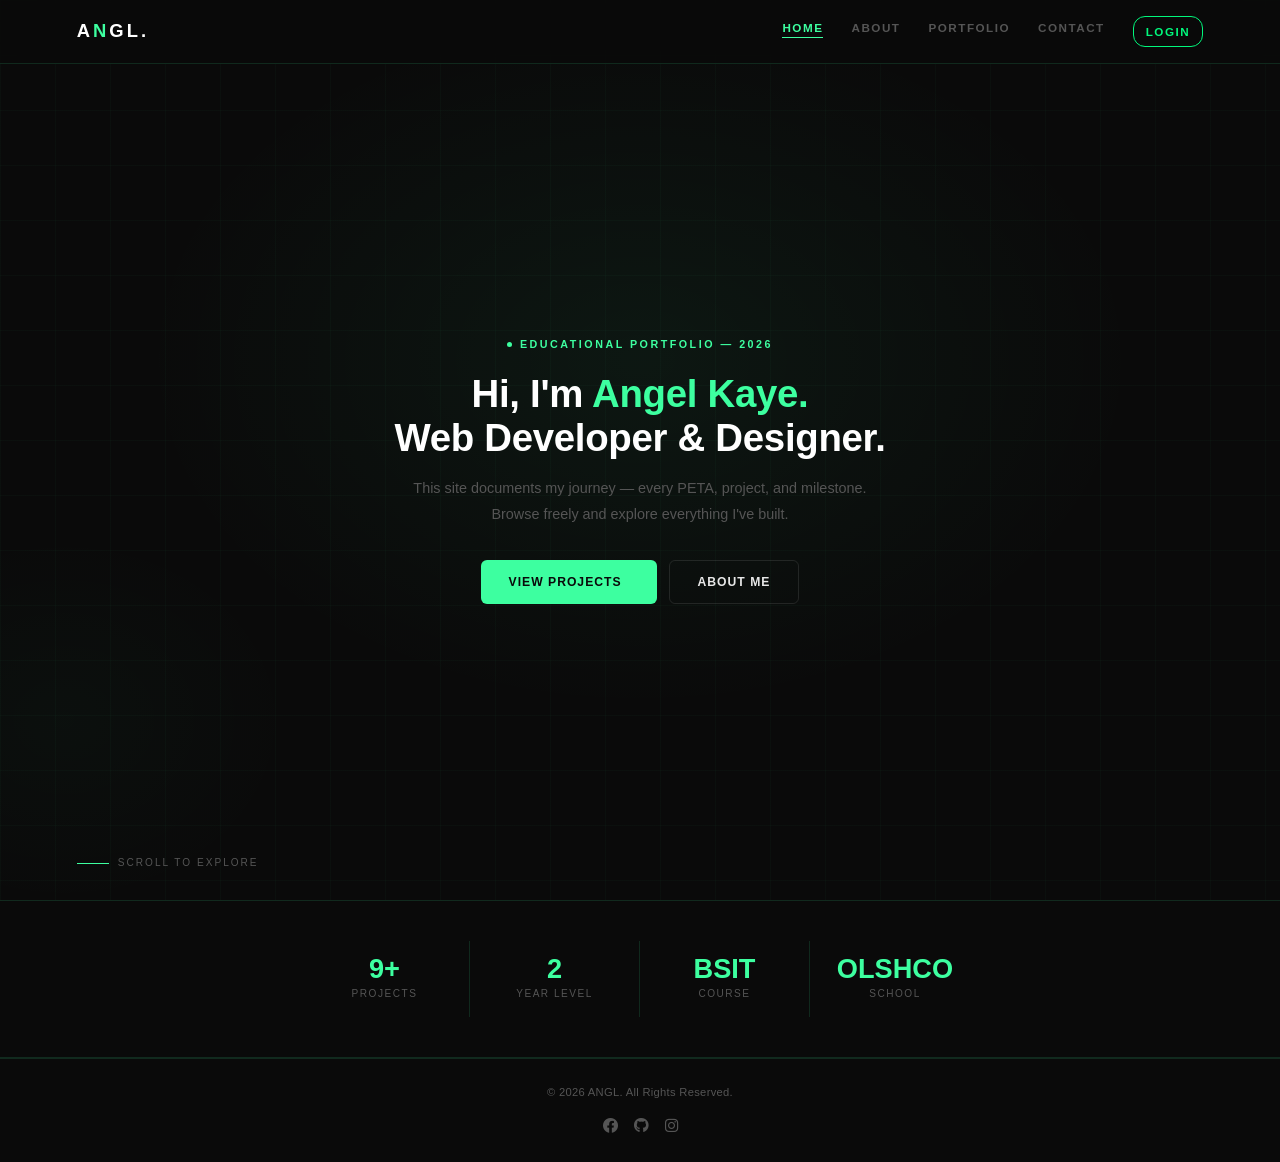
<file: index.html>
<!DOCTYPE html>
<html lang="en">
<head>
  <meta charset="UTF-8">
  <meta name="viewport" content="width=device-width, initial-scale=1.0">
  
  <meta http-equiv="X-Frame-Options" content="SAMEORIGIN">
  <meta http-equiv="X-Content-Type-Options" content="nosniff">
  <meta http-equiv="Referrer-Policy" content="strict-origin-when-cross-origin">
  <meta http-equiv="Content-Security-Policy" content="default-src 'self'; script-src 'self' https://cdnjs.cloudflare.com https://accounts.google.com; style-src 'self' 'unsafe-inline' https://cdnjs.cloudflare.com https://accounts.google.com https://fonts.googleapis.com; font-src 'self' https://cdnjs.cloudflare.com https://fonts.gstatic.com; img-src 'self' data: https:; connect-src 'self' https://www.google-analytics.com; frame-src https://accounts.google.com;">
  
  <title>Home</title>
  <link rel="stylesheet" href="style.css">
  <link rel="stylesheet" href="https://cdnjs.cloudflare.com/ajax/libs/font-awesome/6.0.0/css/all.min.css">
</head>
<body>

  <nav class="navbar">
    <div class="logo">A<span>N</span>GL.</div>
    <button class="menu-toggle" id="mobile-menu" aria-label="Menu">
      <i class="fas fa-bars"></i>
    </button>
    <ul id="nav-list">
      <li><a href="index.html" class="active">Home</a></li>
      <li><a href="about.html">About</a></li>
      <li><a href="portfolio.html">Portfolio</a></li>
      <li><a href="contact.html">Contact</a></li>
      <li><a href="register.html" class="login-btn" id="authBtn">Register</a></li>
    </ul>
  </nav>

  <section class="main main-center">
    <div class="hero-bg"></div>

    <div class="info info-center">
      <div class="eyebrow">
        <span class="eyebrow-dot"></span>
        Educational Portfolio — 2026
      </div>
      <h1>Hi, I'm <span>Angel Kaye.</span><br>Web Developer &amp; Designer.</h1>
      <p>This site documents my journey — every PETA, project, and milestone. Browse freely and explore everything I've built.</p>
      <div class="hero-actions hero-actions-center">
        <a href="portfolio.html" class="btn-primary">
          View Projects <i class=""></i>
        </a>
        <a href="about.html" class="btn-outline">About Me</a>
      </div>
    </div>

    <div class="scroll-hint">
      <div class="scroll-line"></div>
      Scroll to explore
    </div>
  </section>

  <div class="stats-strip">
    <div class="stat-item">
      <div class="stat-num">9+</div>
      <div class="stat-label">Projects</div>
    </div>
    <div class="stat-item">
      <div class="stat-num">2</div>
      <div class="stat-label">Year Level</div>
    </div>
    <div class="stat-item">
      <div class="stat-num">BSIT</div>
      <div class="stat-label">Course</div>
    </div>
    <div class="stat-item">
      <div class="stat-num">OLSHCO</div>
      <div class="stat-label">School</div>
    </div>
  </div>

  <footer>
    <p>&copy; 2026 ANGL. All Rights Reserved.</p>
    <div class="socials">
      <a href="https://www.facebook.com/profile.php?id=61567807212645" target="_blank" rel="noopener" aria-label="Facebook">
        <i class="fab fa-facebook"></i>
      </a>
      <a href="https://github.com/kxaehyy" target="_blank" rel="noopener" aria-label="GitHub">
        <i class="fab fa-github"></i>
      </a>
      <a href="https://www.instagram.com/ngl.ky" target="_blank" rel="noopener" aria-label="Instagram">
        <i class="fab fa-instagram"></i>
      </a>
    </div>
  </footer>
  <script src="script.js"></script>
</body>
</html>
</file>
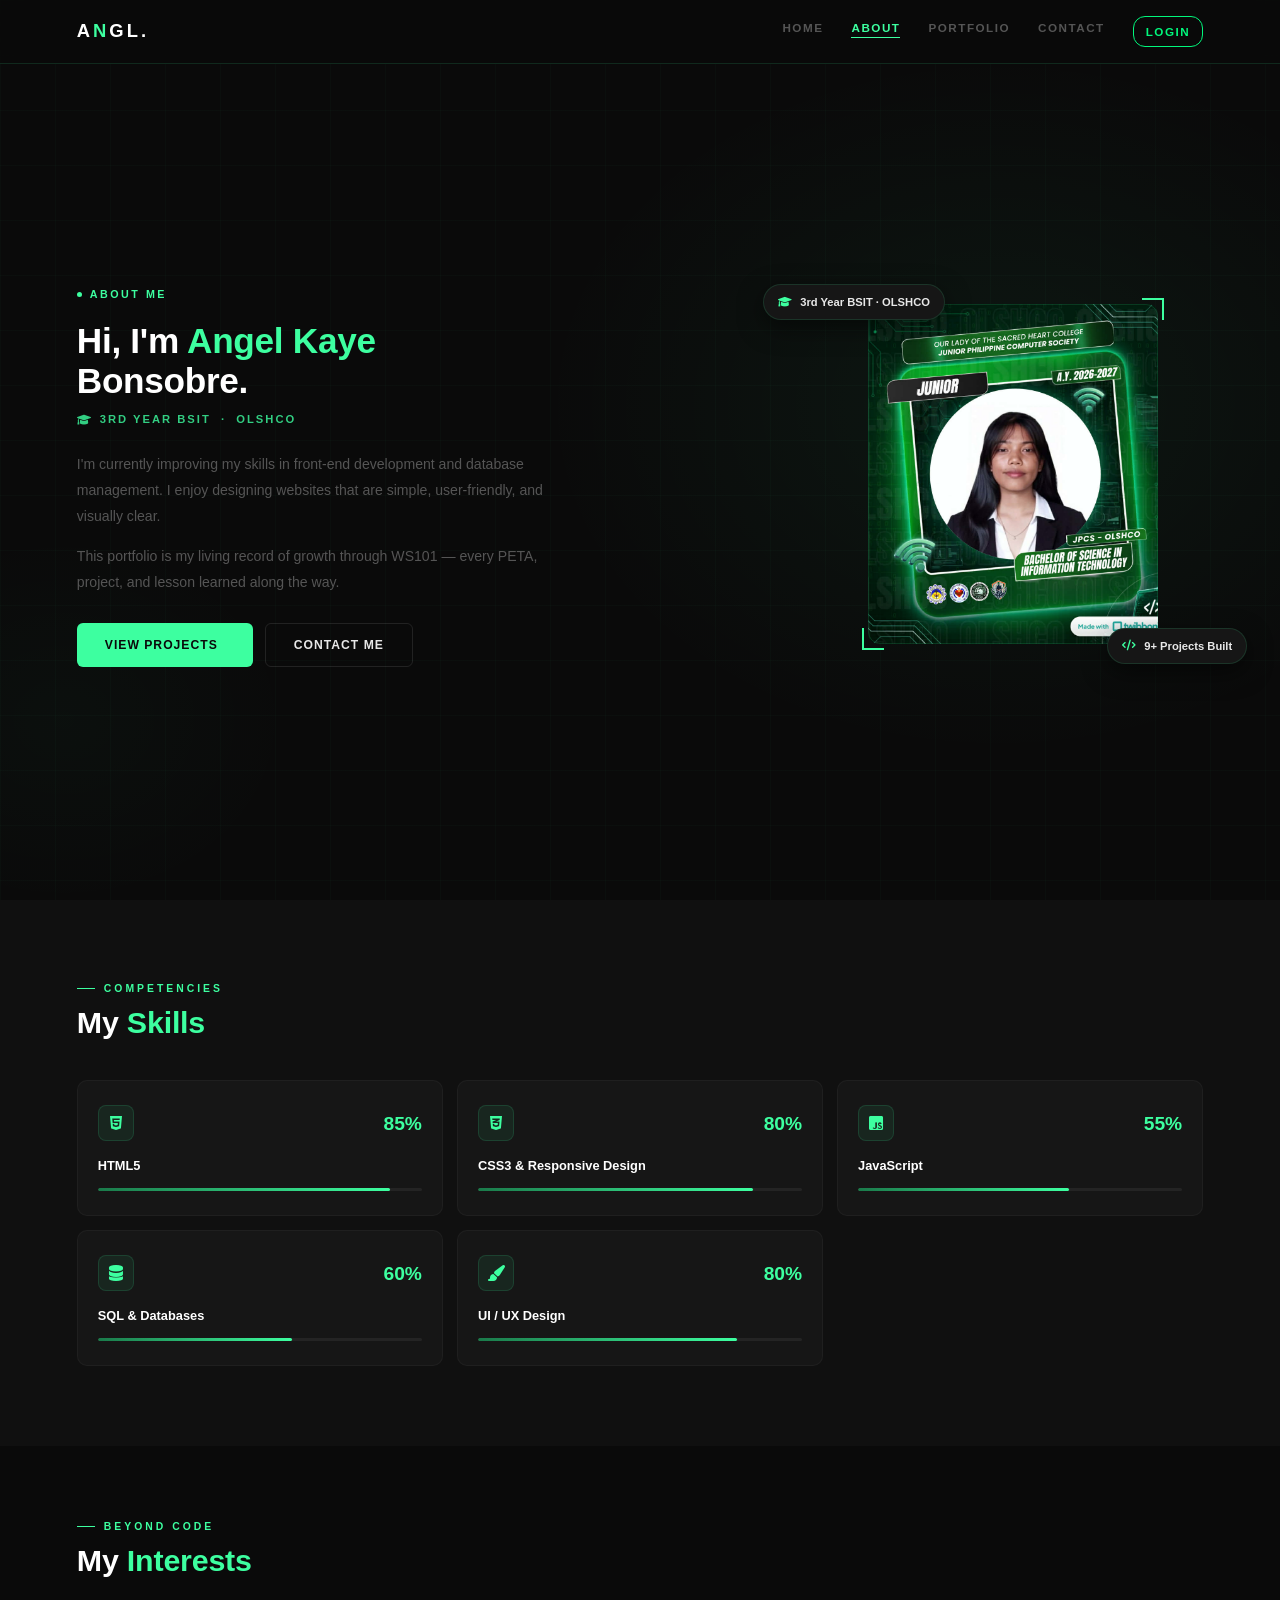
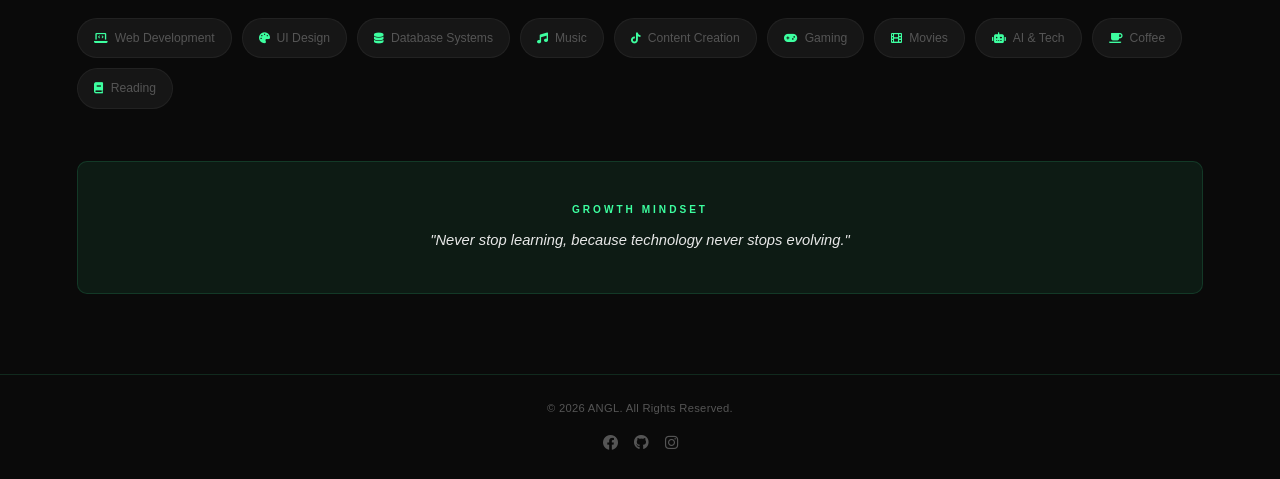
<file: about.html>
<!DOCTYPE html>
<html lang="en">

<head>
  <meta charset="UTF-8">
  <meta name="viewport" content="width=device-width, initial-scale=1.0">

  <meta http-equiv="X-Frame-Options" content="SAMEORIGIN">
  <meta http-equiv="X-Content-Type-Options" content="nosniff">
  <meta http-equiv="Referrer-Policy" content="strict-origin-when-cross-origin">
  <meta http-equiv="Content-Security-Policy" content="default-src 'self'; script-src 'self' https://cdnjs.cloudflare.com https://accounts.google.com; style-src 'self' 'unsafe-inline' https://cdnjs.cloudflare.com https://accounts.google.com https://fonts.googleapis.com; font-src 'self' https://cdnjs.cloudflare.com https://fonts.gstatic.com; img-src 'self' data: https:; connect-src 'self' https://www.google-analytics.com; frame-src https://accounts.google.com;">
  <title>About</title>
  <link rel="stylesheet" href="style.css">
  <link rel="stylesheet" href="https://cdnjs.cloudflare.com/ajax/libs/font-awesome/6.0.0/css/all.min.css">
</head>

<body>

  <nav class="navbar">
    <div class="logo">A<span>N</span>GL.</div>
    <button class="menu-toggle" id="mobile-menu" aria-label="Menu">
      <i class="fas fa-bars"></i>
    </button>
    <ul id="nav-list">
      <li><a href="index.html">Home</a></li>
      <li><a href="about.html" class="active">About</a></li>
      <li><a href="portfolio.html">Portfolio</a></li>
      <li><a href="contact.html">Contact</a></li>
      <li><a href="register.html" class="login-btn" id="authBtn">Register</a></li>
    </ul>
  </nav>

  <section class="about-hero">

    <div class="about-intro">
      <div class="eyebrow">
        <span class="eyebrow-dot"></span>
        About Me
      </div>
      <h1>Hi, I'm <span>Angel Kaye</span><br>Bonsobre.</h1>
      <div class="school-tag">
        <i class="fas fa-graduation-cap"></i>
        3rd Year BSIT &nbsp;·&nbsp; OLSHCO
      </div>
      <p>I'm currently improving my skills in front-end development and database management. I enjoy designing websites
        that are simple, user-friendly, and visually clear.</p>
      <p>This portfolio is my living record of growth through WS101 — every PETA, project, and lesson learned along the
        way.</p>
      <div class="hero-actions">
        <a href="portfolio.html" class="btn-primary">
          View Projects <i class=""></i>
        </a>
        <a href="contact.html" class="btn-outline">Contact Me</a>
      </div>
    </div>

    <div class="about-visual">
      <div class="about-photo-wrap">
        <img src="images/me.png" alt="Angel Kaye Bonsobre">
        <div class="about-photo-ring"></div>
      </div>
      <div class="about-chip about-chip-top">
        <i class="fas fa-graduation-cap"></i>
        <span>3rd Year BSIT · OLSHCO</span>
      </div>
      <div class="about-chip about-chip-bottom">
        <i class="fas fa-code"></i>
        <span>9+ Projects Built</span>
      </div>
    </div>

  </section>

  <section class="skills-section">
    <div class="section-label">Competencies</div>
    <h2 class="section-title">My <span>Skills</span></h2>

    <div class="skills-grid">

      <div class="skill-card">
        <div class="skill-top">
          <div class="skill-icon-wrap"><i class="fab fa-html5"></i></div>
          <div class="skill-pct">85%</div>
        </div>
        <h3>HTML5</h3>
        <div class="skill-bar-bg">
          <div class="skill-bar" style="--w:90%"></div>
        </div>
      </div>

      <div class="skill-card">
        <div class="skill-top">
          <div class="skill-icon-wrap"><i class="fab fa-css3-alt"></i></div>
          <div class="skill-pct">80%</div>
        </div>
        <h3>CSS3 &amp; Responsive Design</h3>
        <div class="skill-bar-bg">
          <div class="skill-bar" style="--w:85%"></div>
        </div>
      </div>

      <div class="skill-card">
        <div class="skill-top">
          <div class="skill-icon-wrap"><i class="fab fa-js-square"></i></div>
          <div class="skill-pct">55%</div>
        </div>
        <h3>JavaScript</h3>
        <div class="skill-bar-bg">
          <div class="skill-bar" style="--w:65%"></div>
        </div>
      </div>

      <div class="skill-card">
        <div class="skill-top">
          <div class="skill-icon-wrap"><i class="fas fa-database"></i></div>
          <div class="skill-pct">60%</div>
        </div>
        <h3>SQL &amp; Databases</h3>
        <div class="skill-bar-bg">
          <div class="skill-bar" style="--w:60%"></div>
        </div>
      </div>

      <div class="skill-card">
        <div class="skill-top">
          <div class="skill-icon-wrap"><i class="fas fa-paint-brush"></i></div>
          <div class="skill-pct">80%</div>
        </div>
        <h3>UI / UX Design</h3>
        <div class="skill-bar-bg">
          <div class="skill-bar" style="--w:80%"></div>
        </div>
      </div>

    </div>
  </section>

  <section class="interests-section">
    <div class="section-label">Beyond Code</div>
    <h2 class="section-title">My <span>Interests</span></h2>

    <div class="interests-grid">
      <span class="interest-pill"><i class="fas fa-laptop-code"></i> Web Development</span>
      <span class="interest-pill"><i class="fas fa-palette"></i> UI Design</span>
      <span class="interest-pill"><i class="fas fa-database"></i> Database Systems</span>
      <span class="interest-pill"><i class="fas fa-music"></i> Music</span>
      <span class="interest-pill"><i class="fab fa-tiktok"></i> Content Creation</span>
      <span class="interest-pill"><i class="fas fa-gamepad"></i> Gaming</span>
      <span class="interest-pill"><i class="fas fa-film"></i> Movies</span>
      <span class="interest-pill"><i class="fas fa-robot"></i> AI &amp; Tech</span>
      <span class="interest-pill"><i class="fas fa-coffee"></i> Coffee</span>
      <span class="interest-pill"><i class="fas fa-book"></i> Reading</span>
    </div>

    <div class="philosophy" style="margin-top:52px;">
      <h4>Growth Mindset</h4>
      <p>"Never stop learning, because technology never stops evolving."</p>
    </div>
  </section>

  <footer>
    <p>&copy; 2026 ANGL. All Rights Reserved.</p>
    <div class="socials">
      <a href="https://www.facebook.com/profile.php?id=61567807212645" target="_blank" rel="noopener"
        aria-label="Facebook"><i class="fab fa-facebook"></i></a>
      <a href="https://github.com/kxaehyy" target="_blank" rel="noopener" aria-label="GitHub"><i
          class="fab fa-github"></i></a>
      <a href="https://www.instagram.com/ngl.ky" target="_blank" rel="noopener" aria-label="Instagram"><i
          class="fab fa-instagram"></i></a>
    </div>
  </footer>

  <script src="script.js"></script>
</body>

</html>
</file>
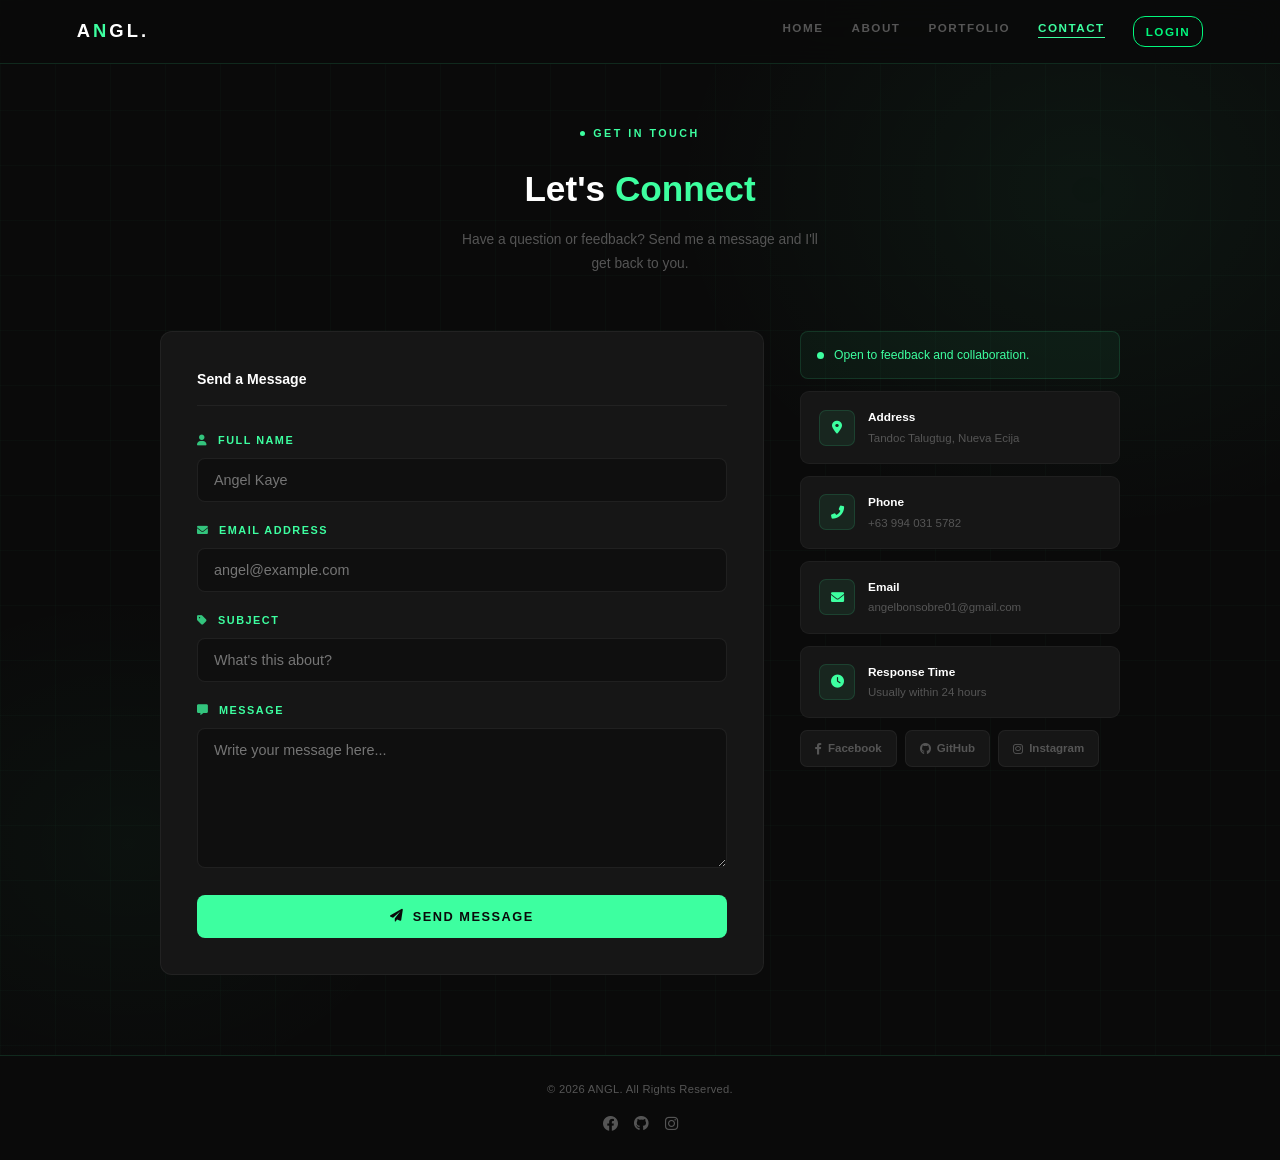
<file: contact.html>
<!DOCTYPE html>
<html lang="en">
<head>
  <meta charset="UTF-8">
  <meta name="viewport" content="width=device-width, initial-scale=1.0">

  <meta http-equiv="X-Frame-Options" content="SAMEORIGIN">
  <meta http-equiv="X-Content-Type-Options" content="nosniff">
  <meta http-equiv="Referrer-Policy" content="strict-origin-when-cross-origin">
  <meta http-equiv="Content-Security-Policy" content="default-src 'self'; script-src 'self' https://cdnjs.cloudflare.com https://accounts.google.com; style-src 'self' 'unsafe-inline' https://cdnjs.cloudflare.com https://accounts.google.com https://fonts.googleapis.com; font-src 'self' https://cdnjs.cloudflare.com https://fonts.gstatic.com; img-src 'self' data: https:; connect-src 'self' https://www.google-analytics.com; frame-src https://accounts.google.com;">
  
  <title>Contact</title>
  <link rel="stylesheet" href="style.css">
  <link rel="stylesheet" href="https://cdnjs.cloudflare.com/ajax/libs/font-awesome/6.0.0/css/all.min.css">
</head>
<body>

  <nav class="navbar">
    <div class="logo">A<span>N</span>GL.</div>
    <button class="menu-toggle" id="mobile-menu" aria-label="Menu">
      <i class="fas fa-bars"></i>
    </button>
    <ul id="nav-list">
      <li><a href="index.html">Home</a></li>
      <li><a href="about.html">About</a></li>
      <li><a href="portfolio.html">Portfolio</a></li>
      <li><a href="contact.html" class="active">Contact</a></li>
      <li><a href="register.html" class="login-btn" id="authBtn">Register</a></li>
    </ul>
  </nav>

  <section class="contact-section">
    <div class="contact-bg"></div>

    <div class="contact-header">
      <div class="eyebrow"><span class="eyebrow-dot"></span> Get in Touch</div>
      <h1>Let's <span>Connect</span></h1>
      <p>Have a question or feedback? Send me a message and I'll get back to you.</p>
    </div>

    <div class="contact-wrapper">

      <div class="contact-form-box">
        <div class="form-heading">Send a Message</div>

        <div class="input-group">
          <label for="fullname"><i class="fas fa-user"></i> Full Name</label>
          <input type="text" id="fullname" placeholder="Angel Kaye">
          <div class="field-error" id="fullname-err">Please enter your full name.</div>
        </div>

        <div class="input-group">
          <label for="email"><i class="fas fa-envelope"></i> Email Address</label>
          <input type="email" id="email" placeholder="angel@example.com">
          <div class="field-error" id="email-err">Please enter a valid email address.</div>
        </div>

        <div class="input-group">
          <label for="subject"><i class="fas fa-tag"></i> Subject</label>
          <input type="text" id="subject" placeholder="What's this about?">
          <div class="field-error" id="subject-err">Please enter a subject.</div>
        </div>

        <div class="input-group">
          <label for="message"><i class="fas fa-comment-alt"></i> Message</label>
          <textarea id="message" rows="5" placeholder="Write your message here..."></textarea>
          <div class="field-error" id="message-err">Message must be at least 10 characters.</div>
        </div>

        <button class="contact-btn" id="submitBtn" onclick="handleSubmit()">
          <i class="fas fa-paper-plane"></i> Send Message
        </button>
      </div>

      <div class="contact-details">
        <div class="availability">
          <span class="avail-dot"></span>
          <p>Open to feedback and collaboration.</p>
        </div>

        <div class="detail-card">
          <div class="icon-box"><i class="fas fa-map-marker-alt"></i></div>
          <div class="text-box">
            <h3>Address</h3>
            <p>Tandoc Talugtug, Nueva Ecija</p>
          </div>
        </div>

        <div class="detail-card">
          <div class="icon-box"><i class="fas fa-phone-alt"></i></div>
          <div class="text-box">
            <h3>Phone</h3>
            <p>+63 994 031 5782</p>
          </div>
        </div>

        <div class="detail-card">
          <div class="icon-box"><i class="fas fa-envelope"></i></div>
          <div class="text-box">
            <h3>Email</h3>
            <p>angelbonsobre01@gmail.com</p>
          </div>
        </div>

        <div class="detail-card">
          <div class="icon-box"><i class="fas fa-clock"></i></div>
          <div class="text-box">
            <h3>Response Time</h3>
            <p>Usually within 24 hours</p>
          </div>
        </div>

        <div class="social-links">
          <a href="https://www.facebook.com/profile.php?id=61567807212645" target="_blank" rel="noopener">
            <i class="fab fa-facebook-f"></i> Facebook
          </a>
          <a href="https://github.com/kxaehyy" target="_blank" rel="noopener">
            <i class="fab fa-github"></i> GitHub
          </a>
          <a href="https://www.instagram.com/ngl.ky" target="_blank" rel="noopener">
            <i class="fab fa-instagram"></i> Instagram
          </a>
        </div>

      </div>
    </div>
  </section>

  <div class="toast" id="toast">
    <i class="fas fa-check-circle"></i> Message sent! I'll reply soon.
  </div>

  <footer>
    <p>&copy; 2026 ANGL. All Rights Reserved.</p>
    <div class="socials">
      <a href="https://www.facebook.com/profile.php?id=61567807212645" target="_blank" rel="noopener" aria-label="Facebook"><i class="fab fa-facebook"></i></a>
      <a href="https://github.com/kxaehyy" target="_blank" rel="noopener" aria-label="GitHub"><i class="fab fa-github"></i></a>
      <a href="https://www.instagram.com/ngl.ky" target="_blank" rel="noopener" aria-label="Instagram"><i class="fab fa-instagram"></i></a>
    </div>
  </footer>
  <script src="script.js"></script>
</body>
</html>
</file>
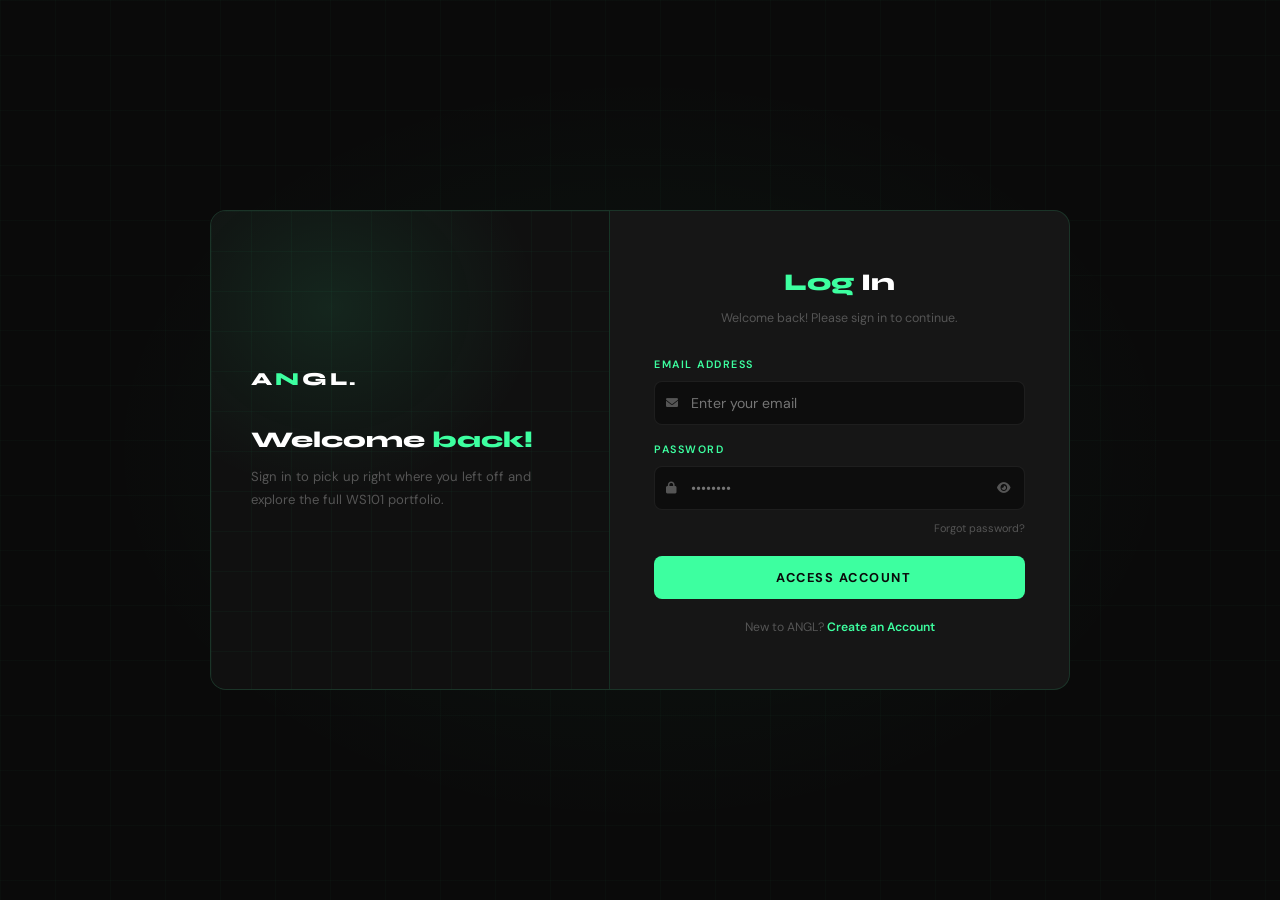
<file: login.html>
<!DOCTYPE html>
<html lang="en">
<head>
  <meta charset="UTF-8">
  <meta name="viewport" content="width=device-width, initial-scale=1.0">
  <title>Login</title>
  <script src="https://accounts.google.com/gsi/client" async defer></script>
  <link rel="stylesheet" href="style.css">
  <link rel="stylesheet" href="https://cdnjs.cloudflare.com/ajax/libs/font-awesome/6.0.0/css/all.min.css">
</head>
<body>

    <section class="form-section">
    <div class="form-box">

      <div class="form-visual">
        <div class="form-visual-inner">
          <div class="form-logo">A<span>N</span>GL.</div>
          <h3>Welcome <span> back!</span></h3>
          <p>Sign in to pick up right where you left off and explore the full WS101 portfolio.</p>
        </div>
      </div>

      <div class="form-content">
        <div class="form-logo">A<span>N</span>GL.</div>
        <h2><span>Log</span> In</h2>
        <p class="subtitle">Welcome back! Please sign in to continue.</p>

        <div class="auth-error" id="authError"></div>

        <form id="loginForm">

          <div class="input-field">
            <label for="loginUser">Email Address</label>
            <div class="input-wrap">
              <i class="fas fa-envelope field-icon"></i>
              <input type="email" id="loginUser" placeholder="Enter your email" autocomplete="email">
            </div>
            <div class="form-field-error" id="loginUser-err">Please enter a valid email address.</div>
          </div>

          <div class="input-field">
            <label for="loginPass">Password</label>
            <div class="input-wrap">
              <i class="fas fa-lock field-icon"></i>
              <input type="password" id="loginPass" placeholder="••••••••" autocomplete="current-password">
              <button type="button" class="toggle-pw" data-target="loginPass" aria-label="Show password">
                <i class="fas fa-eye"></i>
              </button>
            </div>
            <div class="form-field-error" id="loginPass-err">Password is required.</div>
          </div>

          <a href="#" class="forgot-link">Forgot password?</a>

          <button type="submit" class="btn" id="loginBtn">
            <i class=""></i> Access Account
          </button>

          <p class="switch-form">New to ANGL? <a href="register.html">Create an Account</a></p>
        </form>
      </div>

    </div>
  </section>

  <script src="script.js" defer></script>
</body>
</html>
</file>
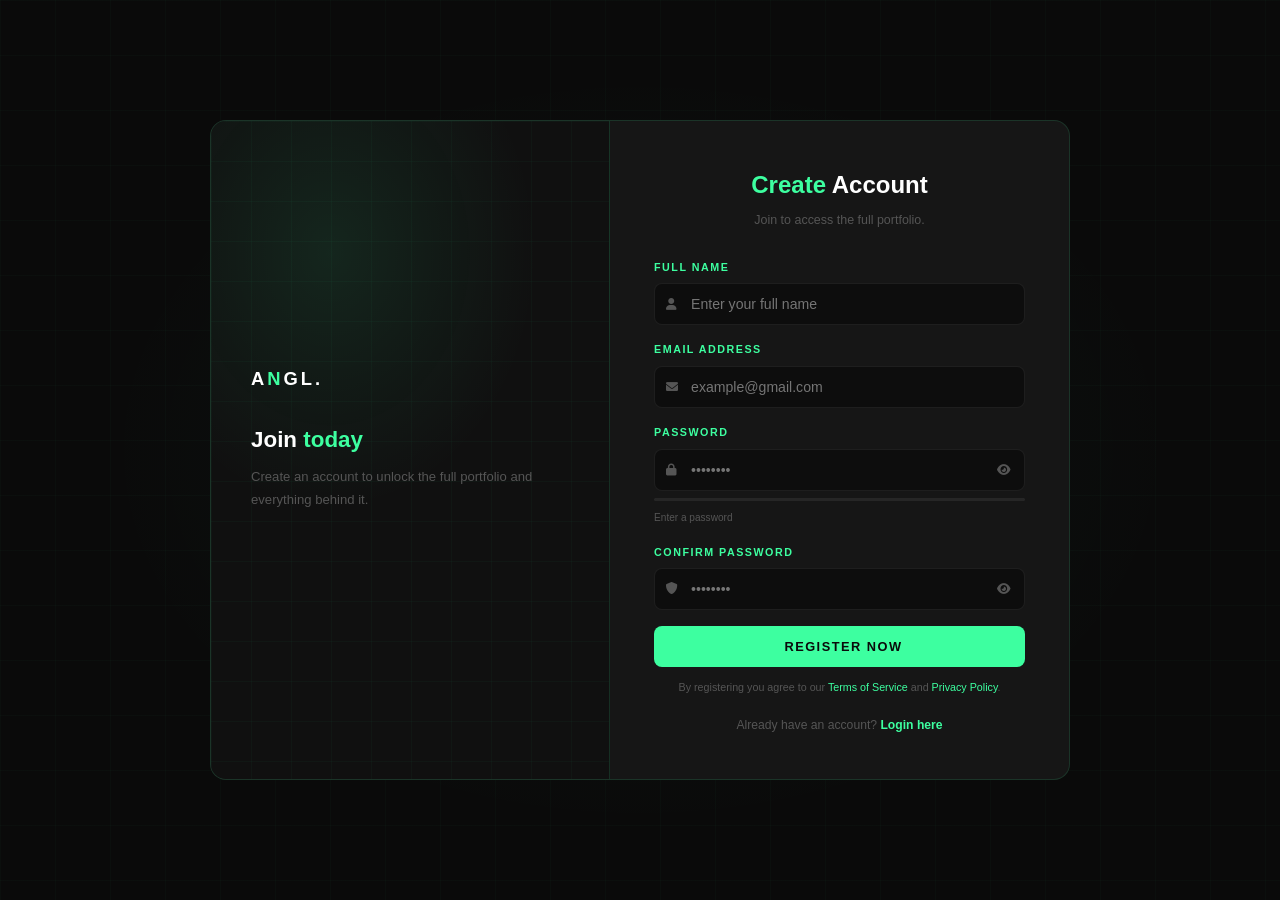
<file: register.html>
<!DOCTYPE html>
<html lang="en">
<head>
  <meta charset="UTF-8">
  <meta name="viewport" content="width=device-width, initial-scale=1.0">

  <meta http-equiv="X-Frame-Options" content="SAMEORIGIN">
  <meta http-equiv="X-Content-Type-Options" content="nosniff">
  <meta http-equiv="Referrer-Policy" content="strict-origin-when-cross-origin">
  <meta http-equiv="Content-Security-Policy" content="default-src 'self'; script-src 'self' https://cdnjs.cloudflare.com https://accounts.google.com; style-src 'self' 'unsafe-inline' https://cdnjs.cloudflare.com https://accounts.google.com https://fonts.googleapis.com; font-src 'self' https://cdnjs.cloudflare.com https://fonts.gstatic.com; img-src 'self' data: https:; connect-src 'self' https://www.google-analytics.com; frame-src https://accounts.google.com;">

  <title>Register</title>
  <script src="https://accounts.google.com/gsi/client" async defer></script>
  <link rel="stylesheet" href="style.css">
  <link rel="stylesheet" href="https://cdnjs.cloudflare.com/ajax/libs/font-awesome/6.0.0/css/all.min.css">
</head>
<body>

    <section class="form-section">
    <div class="form-box">

      <div class="form-visual">
        <div class="form-visual-inner">
          <div class="form-logo">A<span>N</span>GL.</div>
          <h3>Join <span> today</span></h3>
          <p>Create an account to unlock the full portfolio and everything behind it.</p>
        </div>
      </div>

      <div class="form-content">
        <div class="form-logo">A<span>N</span>GL.</div>
        <h2><span>Create</span> Account</h2>
        <p class="subtitle">Join to access the full portfolio.</p>

        <div class="auth-error" id="authError"></div>

        <form id="registerForm">

          <div class="input-field">
            <label for="fullname">Full Name</label>
            <div class="input-wrap">
              <i class="fas fa-user field-icon"></i>
              <input type="text" id="fullname" placeholder="Enter your full name" autocomplete="name">
            </div>
            <div class="form-field-error" id="fullname-err">Please enter your full name.</div>
          </div>

          <div class="input-field">
            <label for="email">Email Address</label>
            <div class="input-wrap">
              <i class="fas fa-envelope field-icon"></i>
              <input type="email" id="email" placeholder="example@gmail.com" autocomplete="email">
            </div>
            <div class="form-field-error" id="email-err">Please enter a valid email address.</div>
          </div>

          <div class="input-field">
            <label for="regPassword">Password</label>
            <div class="input-wrap">
              <i class="fas fa-lock field-icon"></i>
              <input type="password" id="regPassword" placeholder="••••••••" autocomplete="new-password">
              <button type="button" class="toggle-pw" data-target="regPassword" aria-label="Show password">
                <i class="fas fa-eye"></i>
              </button>
            </div>
            <div class="strength-wrap">
              <div class="strength-bar-bg"><div class="strength-bar" id="strengthBar"></div></div>
              <span class="strength-label" id="strengthLabel">Enter a password</span>
            </div>
            <div class="form-field-error" id="pass-err">Password must be at least 8 characters.</div>
          </div>

          <div class="input-field">
            <label for="confirmPass">Confirm Password</label>
            <div class="input-wrap">
              <i class="fas fa-shield-alt field-icon"></i>
              <input type="password" id="confirmPass" placeholder="••••••••" autocomplete="new-password">
              <button type="button" class="toggle-pw" data-target="confirmPass" aria-label="Show password">
                <i class="fas fa-eye"></i>
              </button>
            </div>
            <div class="form-field-error" id="confirm-err">Passwords do not match.</div>
          </div>

          <button type="submit" class="btn" id="registerBtn" style="margin-top:6px;">
            <i class=""></i> Register Now
          </button>

          <p class="terms">By registering you agree to our <a href="#">Terms of Service</a> and <a href="#">Privacy Policy</a>.</p>
          <p class="switch-form">Already have an account? <a href="login.html">Login here</a></p>
        </form>
      </div>

    </div>
  </section>

  <script src="script.js" defer></script>
</body>
</html>
</file>
<file: style.css>
@import url('https://fonts.googleapis.com/css2?family=DM+Sans:ital,wght@0,300;0,400;0,500;0,600;1,400&family=Syne:wght@700;800&display=swap');

:root {
  --black:       #0a0a0a;
  --dark:        #101010;
  --surface:     #161616;
  --surface2:    #1c1c1c;
  --mint:        #3dffa0;
  --mint-dim:    #1a7a4a;
  --mint-soft:   rgba(61, 255, 160, 0.07);
  --mint-border: rgba(61, 255, 160, 0.13);
  --text:        #e8e8e8;
  --muted:       #555;
  --white:       #ffffff;
}

*, *::before, *::after { margin: 0; padding: 0; box-sizing: border-box; }
html { scroll-behavior: smooth; }

body {
    background: var(--black);
    color: var(--text);
    font-family: 'DM Sans', sans-serif;
    font-size: 14px;
    line-height: 1.65;
    overflow-x: hidden;
    -webkit-font-smoothing: antialiased;
}

.navbar {
    position: fixed; 
    top: 0; 
    width: 100%;
    padding: 16px 6%;
    display: flex; 
    justify-content: space-between; 
    align-items: center;
    background: rgba(10,10,10,0.92);
    backdrop-filter: blur(18px);
    z-index: 1000;
    border-bottom: 1px solid var(--mint-border);
}

.logo {
    font-family: 'Syne', sans-serif;
    font-size: 1.15rem; font-weight: 800;
    letter-spacing: 3px; color: var(--white); text-decoration: none;
}

.logo span { 
    color: var(--mint); 
}

.navbar ul { 
    display: flex; 
    gap: 28px; 
    list-style: none;
}

.navbar ul li a {
    color: var(--muted); 
    font-size: 0.73rem; 
    font-weight: 600;
    letter-spacing: 1.5px; 
    text-transform: uppercase;
    text-decoration: none; 
    position: relative; 
    transition: color 0.25s;
}

.navbar ul li a.login-btn {
    color: #01f77c;
    border: 1.5px solid #01f77c;
    padding: 5px 12px;
    border-radius: 12px;
    display: inline-flex;
    align-items: center;
    gap: 5px;
    transition: 0.3s ease;
}

.navbar ul li a.login-btn:hover {
    background-color: #01f77c;
    color: #1a1a1a;
}

.navbar ul li a.login-btn::after { display: none; }

.navbar ul li a::after {
    content: ''; 
    position: absolute; 
    bottom: -4px; left: 0;
    width: 0; 
    height: 1px; 
    background: var(--mint); 
    transition: width 0.3s;
}

.navbar ul li a:hover,
.navbar ul li a.active { 
    color: var(--mint); 
}

.navbar ul li a:hover::after,
.navbar ul li a.active::after { 
    width: 100%; 
}

.menu-toggle {
    display: none; 
    background: none; 
    border: none;
    color: var(--text); 
    font-size: 1rem; 
    cursor: pointer; 
    padding: 4px;
}

.main {
    min-height: 100vh;
    display: flex;
    flex-direction: column;
    justify-content: center;
    align-items: center;
    text-align: center;
    padding: 120px 6% 80px;
    position: relative; overflow: hidden;
}

.hero-bg {
    position: absolute; 
    inset: 0; 
    pointer-events: none;
    background:
      radial-gradient(ellipse 60% 60% at 50% 40%, rgba(61,255,160,0.055) 0%, transparent 65%),
      radial-gradient(ellipse 30% 35% at 5%  80%, rgba(61,255,160,0.025) 0%, transparent 60%);
}

.hero-bg::before {
    content: ''; 
    position: absolute; 
    inset: 0;
    background-image:
      linear-gradient(rgba(61,255,160,0.022) 1px, transparent 1px),
      linear-gradient(90deg, rgba(61,255,160,0.022) 1px, transparent 1px);
    background-size: 55px 55px;
}

.info {
    z-index: 1;
    max-width: 620px;
    display: flex; 
    flex-direction: column; 
    align-items: center;
    animation: fadeUp 0.8s ease both;
}

.info h1 {
    font-family: 'Syne', sans-serif;
    font-size: 2.4rem; 
    font-weight: 800;
    line-height: 1.15; 
    letter-spacing: -0.3px;
    color: var(--white); 
    margin-bottom: 16px;
}

.info h1 span { 
    color: var(--mint); 
}

.info > p {
    font-size: 0.9rem; 
    line-height: 1.8;
    color: var(--muted); 
    max-width: 460px; 
    margin-bottom: 32px;
}

.hero-actions {
    display: flex; 
    gap: 12px; 
    flex-wrap: wrap; 
    justify-content: center;
}

.scroll-hint {
    position: absolute; 
    bottom: 28px; 
    left: 6%;
    display: flex; 
    align-items: center; 
    gap: 9px;
    color: var(--muted); 
    font-size: 0.63rem;
    letter-spacing: 2px; 
    text-transform: uppercase; 
    z-index: 1;
}

.scroll-line {
    width: 32px; 
    height: 1px; 
    background: var(--mint);
    animation: scrollPulse 2s ease-in-out infinite;
}

.about-hero {
    min-height: 100vh;
    display: grid;
    grid-template-columns: 1fr 380px;
    align-items: center;
    gap: 60px;
    padding: 120px 6% 72px;
    position: relative; overflow: hidden;
}

.about-hero::before {
    content: ''; 
    position: absolute; 
    inset: 0;
    background:
      radial-gradient(ellipse 55% 60% at 78% 45%, rgba(61,255,160,0.055) 0%, transparent 65%),
      radial-gradient(ellipse 30% 35% at 5%  80%, rgba(61,255,160,0.025) 0%, transparent 60%);
    pointer-events: none;
}

.about-hero::after {
    content: ''; 
    position: absolute; 
    inset: 0;
    background-image:
      linear-gradient(rgba(61,255,160,0.02) 1px, transparent 1px),
      linear-gradient(90deg, rgba(61,255,160,0.02) 1px, transparent 1px);
    background-size: 55px 55px; pointer-events: none;
}

.about-intro {
    z-index: 1; 
    animation: fadeUp 0.8s ease both;
}

.about-intro h1 {
    font-family: 'Syne', sans-serif;
    font-size: 2.2rem; 
    font-weight: 800;
    color: var(--white); 
    line-height: 1.12;
    letter-spacing: -0.3px; 
    margin-bottom: 8px;
}

.about-intro h1 span { 
    color: var(--mint); 
}

.about-intro .school-tag {
    display: inline-flex; 
    align-items: center; 
    gap: 7px;
    font-size: 0.7rem; 
    font-weight: 600; 
    letter-spacing: 2px;
    text-transform: uppercase; 
    color: var(--mint);
    opacity: 0.8; 
    margin-bottom: 22px;
}

.about-intro p {
    font-size: 0.88rem; 
    line-height: 1.85;
    color: var(--muted); 
    max-width: 480px; 
    margin-bottom: 14px;
}

.about-intro .hero-actions {  
    margin-top: 28px; 
    justify-content: flex-start; 
}

.about-visual {
    position: relative;
    display: flex; 
    justify-content: center; 
    align-items: center;
    z-index: 1; 
    animation: fadeUp 1s ease 0.2s both;
}

.about-photo-wrap {
    position: relative;  
    width: 290px; 
    height: 340px;
}

.about-photo-wrap::before,
.about-photo-wrap::after {
    content: ''; 
    position: absolute;
    width: 22px; 
    height: 22px;
    border-color: var(--mint); 
    border-style: solid;
    z-index: 2; 
    pointer-events: none;
}
.about-photo-wrap::before { 
    top: -6px; 
    left: -6px; 
    border-width: 2px 0 0 2px; 
}

.about-photo-wrap::after  { 
    bottom: -6px; 
    right: -6px; 
    border-width: 0 2px 2px 0; 
}

.about-photo-ring {
    position: absolute; 
    inset: 0;
    border-radius: 12px; 
    border: 1px solid var(--mint-border);
    pointer-events: none; 
    z-index: 1;
}

.about-photo-ring::before,
.about-photo-ring::after {
    content: ''; 
    position: absolute;
    width: 22px; 
    height: 22px;
    border-color: var(--mint); 
    border-style: solid;
}

.about-photo-ring::before { 
    top: -7px; 
    right: -7px; 
    border-width: 2px 2px 0 0; 
}

.about-photo-ring::after  { 
    bottom: -7px; 
    left: -7px; 
    border-width: 0 0 2px 2px; 
}

.about-photo-wrap img {
    width: 100%; 
    height: 100%;
    object-fit: cover; 
    object-position: top center;
    border-radius: 10px; 
    filter: grayscale(5%);
    transition: filter 0.4s, transform 0.4s;
    position: relative; 
    z-index: 1; 
    display: block;
}

.about-photo-wrap:hover img { 
    filter: grayscale(0%); 
    transform: scale(1.02); 
}

.about-chip {
    position: absolute;
    display: flex; 
    align-items: center; 
    gap: 8px;
    padding: 8px 14px;
    background: var(--surface); 
    border: 1px solid var(--mint-border);
    border-radius: 100px;
    font-size: 0.7rem; 
    font-weight: 600; 
    color: var(--text);
    white-space: nowrap; 
    z-index: 3;
    box-shadow: 0 8px 24px rgba(0,0,0,0.5);
    animation: floatChip 4s ease-in-out infinite;
}

.about-chip i { 
    color: var(--mint); 
    font-size: 0.68rem; 
}

.about-chip-top { 
    top: -20px; 
    left: -60px; 
    animation-delay: 0s; 
}

.about-chip-bottom { 
    bottom: -20px; 
    right: -44px; 
    animation-delay: 2s; 
}

.skills-section { 
    padding: 80px 6%; 
    background: var(--dark);
}

.skills-grid {
    display: grid;
    grid-template-columns: repeat(3, 1fr);
    gap: 14px; 
    margin-top: 40px;
}

.skill-card {
    background: var(--surface);
    border: 1px solid rgba(255,255,255,0.04);
    border-radius: 10px; 
    padding: 24px 20px;
    transition: all 0.28s; 
    position: relative; 
    overflow: hidden;
}

.skill-card::after {
    content: ''; 
    position: absolute; 
    top: 0; 
    left: 0;
    width: 3px; 
    height: 100%; 
    background: var(--mint);
    opacity: 0; 
    transition: opacity 0.3s;
}

.skill-card:hover { 
    border-color: var(--mint-border); 
    transform: translateY(-3px); 
    box-shadow: 0 12px 32px rgba(0,0,0,0.4); 
}

.skill-card:hover::after { 
    opacity: 1; 
}

.skill-top {
    display: flex; 
    align-items: center;
    justify-content: space-between; 
    margin-bottom: 14px;
}

.skill-icon-wrap {
    width: 36px; height: 36px;
    background: var(--mint-soft); 
    border: 1px solid var(--mint-border);
    border-radius: 8px;
    display: flex; 
    align-items: center; 
    justify-content: center;
    font-size: 1rem; 
    color: var(--mint);
}

.skill-pct {
    font-family: 'Syne', sans-serif;
    font-size: 1.2rem; 
    font-weight: 800; 
    color: var(--mint); 
    line-height: 1;
}

.skill-card h3 {
    font-family: 'Syne', sans-serif;
    font-size: 0.8rem; 
    font-weight: 700; 
    color: var(--white); 
    margin-bottom: 12px;
}

.skill-bar-bg {
    height: 3px; 
    background: rgba(255,255,255,0.06);
    border-radius: 3px; 
    overflow: hidden;
}

.skill-bar {
    height: 100%;
    background: linear-gradient(90deg, var(--mint-dim), var(--mint));
    border-radius: 3px; 
    width: 0;
    transition: width 1.3s cubic-bezier(0.4,0,0.2,1);
}

.skill-bar.animate { 
    width: var(--w); 
}

.interests-section { 
    padding: 72px 6% 80px; 
}

.interests-grid {
    display: flex; 
    flex-wrap: wrap; 
    gap: 10px; 
    margin-top: 36px;
}

.interest-pill {
    display: inline-flex;
    align-items: center;
    gap: 7px;
    padding: 9px 16px;
    background: var(--surface);
    border: 1px solid rgba(255, 255, 255, 0.05);
    border-radius: 100px;
    font-size: 0.76rem;
    color: var(--muted);
    font-weight: 500;
    transition: all 0.24s;
    cursor: default;
}

.interest-pill i {
    color: var(--mint);
    font-size: 0.68rem;
}

.interest-pill:hover {
    background: var(--mint);
    color: var(--black);
    border-color: var(--mint);
}

.interest-pill:hover i {
    color: var(--black);
}

.eyebrow {
    display: inline-flex;
    align-items: center;
    gap: 8px;
    font-size: 0.67rem;
    font-weight: 600;
    letter-spacing: 2.5px;
    text-transform: uppercase;
    color: var(--mint);
    margin-bottom: 18px;
}

.eyebrow-dot {
    width: 5px;
    height: 5px;
    border-radius: 50%;
    background: var(--mint);
    animation: pulse 2s ease-in-out infinite;
}

.section-label {
    display: flex;
    align-items: center;
    gap: 9px;
    font-size: 0.65rem;
    font-weight: 600;
    letter-spacing: 3px;
    text-transform: uppercase;
    color: var(--mint);
    margin-bottom: 8px;
}

.section-label::before {
    content: '';
    width: 18px;
    height: 1px;
    background: var(--mint);
}

.section-title {
    font-family: 'Syne', sans-serif;
    font-size: 1.9rem;
    font-weight: 800;
    letter-spacing: -0.2px;
    color: var(--white);
    line-height: 1.15;
    margin-bottom: 40px;
}

.section-title span {
    color: var(--mint);
}

.btn-primary {
    display: inline-flex;
    align-items: center;
    gap: 7px;
    padding: 11px 28px;
    background: var(--mint);
    color: var(--black);
    font-family: 'DM Sans', sans-serif;
    font-size: 0.76rem;
    font-weight: 700;
    letter-spacing: 1px;
    text-transform: uppercase;
    text-decoration: none;
    border-radius: 6px;
    transition: all 0.28s;
}

.btn-primary i {
    font-size: 0.65rem;
}

.btn-primary:hover {
    background: #fff;
    transform: translateY(-2px);
    box-shadow: 0 8px 22px rgba(61, 255, 160, 0.18);
}

.btn-outline {
    display: inline-flex;
    align-items: center;
    gap: 7px;
    padding: 11px 28px;
    background: transparent;
    color: var(--text);
    font-family: 'DM Sans', sans-serif;
    font-size: 0.76rem;
    font-weight: 600;
    letter-spacing: 1px;
    text-transform: uppercase;
    text-decoration: none;
    border: 1px solid rgba(255, 255, 255, 0.1);
    border-radius: 6px;
    transition: all 0.28s;
}

.btn-outline:hover {
    border-color: var(--mint);
    color: var(--mint);
    transform: translateY(-2px);
}

.stats-strip {
    display: flex;
    justify-content: center;
    flex-wrap: wrap;
    padding: 40px 6%;
    border-top: 1px solid var(--mint-border);
    border-bottom: 1px solid var(--mint-border);
}

.stat-item {
    flex: 1;
    text-align: center;
    padding: 14px 18px;
    border-right: 1px solid var(--mint-border);
    max-width: 170px;
    min-width: 110px;
}

.stat-item:last-child {
    border-right: none;
}

.stat-num {
    font-family: 'Syne', sans-serif;
    font-size: 1.7rem;
    font-weight: 800;
    color: var(--mint);
    line-height: 1;
    margin-bottom: 4px;
}

.stat-label {
    font-size: 0.63rem;
    color: var(--muted);
    letter-spacing: 1.5px;
    text-transform: uppercase;
}

.philosophy {
    text-align: center;
    padding: 40px 36px;
    background: var(--mint-soft);
    border: 1px solid var(--mint-border);
    border-radius: 10px;
}

.philosophy h4 {
    font-family: 'Syne', sans-serif;
    font-size: 0.63rem;
    color: var(--mint);
    text-transform: uppercase;
    letter-spacing: 3px;
    margin-bottom: 10px;
}

.philosophy p {
    font-size: 0.92rem;
    font-style: italic;
    color: var(--text);
    line-height: 1.7;
    max-width: 520px;
    margin: 0 auto;
}

.portfolio-header {
    padding: 130px 6% 56px;
    background: var(--dark);
    position: relative;
    overflow: hidden;
}

.portfolio-header::before {
    content: '';
    position: absolute;
    inset: 0;
    background: radial-gradient(ellipse 50% 60% at 90% 50%, rgba(61, 255, 160, 0.05) 0%, transparent 65%);
    pointer-events: none;
}

.portfolio-header::after {
    content: '';
    position: absolute;
    inset: 0;
    background-image: 
        linear-gradient(rgba(61, 255, 160, 0.02) 1px, transparent 1px),
        linear-gradient(90deg, rgba(61, 255, 160, 0.02) 1px, transparent 1px);
    background-size: 55px 55px;
    pointer-events: none;
}

.portfolio-header-inner {
    position: relative;
    z-index: 1;
    max-width: 620px;
}

.portfolio-header h1 {
    font-family: 'Syne', sans-serif;
    font-size: 2.2rem;
    font-weight: 800;
    color: var(--white);
    line-height: 1.1;
    margin-bottom: 12px;
}

.portfolio-header h1 span {
    color: var(--mint);
}

.portfolio-header p {
    font-size: 0.88rem;
    color: var(--muted);
    line-height: 1.8;
    max-width: 480px;
}

.projects {
    padding: 40px 6% 80px;
    background: var(--dark);
}

.portfolio-grid {
    display: grid;
    grid-template-columns: repeat(3, 1fr);
    gap: 18px;
}

.project-card {
    display: flex;
    flex-direction: column;
    position: relative;
    background: var(--surface);
    border: 1px solid rgba(255, 255, 255, 0.04);
    border-radius: 12px;
    overflow: hidden;
    transition: all 0.32s;
}

.project-card::before {
    content: '';
    position: absolute;
    top: 0;
    left: 0;
    width: 100%;
    height: 2px;
    background: linear-gradient(90deg, transparent, var(--mint), transparent);
    opacity: 0;
    transition: opacity 0.3s;
    z-index: 2;
}

.project-card:hover {
    border-color: var(--mint-border);
    transform: translateY(-5px);
    box-shadow: 0 18px 48px rgba(0, 0, 0, 0.55);
}

.project-card:hover::before {
    opacity: 1;
}

.p-carousel {
    position: relative;
    width: 100%;
    height: 185px;
    overflow: hidden;
    background: #0d0d0d;
    cursor: zoom-in;
    display: flex;
    align-items: center;
    justify-content: center;
}

.p-carousel-track {
    display: flex;
    width: 100%;
    height: 100%;
    transition: transform 0.38s cubic-bezier(0.4,0,0.2,1);
}

.p-carousel-slide {
    min-width: 100%;
    height: 100%;
    flex-shrink: 0;
    display: flex;
    align-items: center;
    justify-content: center;
    overflow: hidden;
}

.p-carousel-slide img {
    display: block;
    width: 100%;
    height: 100%;
    object-fit: cover;
    object-position: center center;
    filter: brightness(0.72);
    transition: filter 0.4s, transform 0.5s;
}

.project-card:hover .p-carousel-slide img {
    filter: brightness(0.9);
    transform: scale(1.04);
}

.p-carousel-overlay {
    position: absolute;
    inset: 0;
    display: flex;
    align-items: center;
    justify-content: center;
    background: rgba(0,0,0,0.28);
    opacity: 0;
    transition: opacity 0.3s;
    pointer-events: none;
}

.p-carousel:hover .p-carousel-overlay { opacity: 1; }

.p-carousel-overlay i {
    font-size: 1.5rem;
    color: var(--mint);
    filter: drop-shadow(0 0 8px rgba(61,255,160,0.6));
}

.p-arrow {
    position: absolute;
    top: 50%;
    transform: translateY(-50%);
    z-index: 5;
    width: 28px;
    height: 28px;
    background: rgba(0,0,0,0.68);
    border: 1px solid rgba(255,255,255,0.14);
    border-radius: 50%;
    display: flex;
    align-items: center;
    justify-content: center;
    cursor: pointer;
    font-size: 0.58rem;
    color: #fff;
    opacity: 0;
    transition: opacity 0.2s, background 0.2s, border-color 0.2s;
}

.p-carousel:hover .p-arrow { 
    opacity: 1; 
}

.p-arrow:hover { 
    background: var(--mint); 
    color: var(--black); 
    border-color: var(--mint); 
}

.p-arrow.prev { 
    left: 8px; 
}

.p-arrow.next { 
    right: 8px; 
}

.p-dots {
    position: absolute;
    bottom: 8px;
    left: 50%;
    transform: translateX(-50%);
    display: flex;
    gap: 5px;
    z-index: 5;
    pointer-events: none;
}

.p-dot {
    width: 5px;
    height: 5px;
    border-radius: 50%;
    background: rgba(255,255,255,0.32);
    transition: background 0.25s, transform 0.25s;
}

.p-dot.active { 
    background: var(--mint); 
    transform: scale(1.4); 
}

.p-count {
    position: absolute;
    top: 8px;
    right: 8px;
    z-index: 5;
    padding: 2px 7px;
    background: rgba(0,0,0,0.62);
    border: 1px solid rgba(255,255,255,0.1);
    border-radius: 4px;
    font-size: 0.58rem;
    color: rgba(255,255,255,0.68);
    pointer-events: none;
}

.p-img {
    position: relative;
    width: 100%;
    height: 185px;
    overflow: hidden;
    background: #0d0d0d;
    cursor: zoom-in;
    display: flex;
    align-items: center;
    justify-content: center;
}

.p-img img {
    display: block;
    width: 100%;
    height: 100%;
    object-fit: cover;
    object-position: center center;
    filter: brightness(0.72);
    transition: transform 0.5s, filter 0.4s;
}

.project-card:hover .p-img img {
    transform: scale(1.05);
    filter: brightness(0.9);
}

.p-img-overlay {
    position: absolute;
    inset: 0;
    display: flex;
    align-items: center;
    justify-content: center;
    background: rgba(0, 0, 0, 0.3);
    opacity: 0;
    transition: opacity 0.3s;
}

.p-img:hover .p-img-overlay {
    opacity: 1;
}

.p-img-overlay i {
    font-size: 1.5rem;
    color: var(--mint);
    filter: drop-shadow(0 0 8px rgba(61, 255, 160, 0.6));
}

.p-info {
    flex: 1;
    display: flex;
    flex-direction: column;
    gap: 8px;
    padding: 20px;
}

.peta-badge {
    display: inline-block;
    padding: 2px 9px;
    background: var(--mint-soft);
    color: var(--mint);
    border: 1px solid var(--mint-border);
    border-radius: 3px;
    font-size: 0.6rem;
    font-weight: 700;
    letter-spacing: 1px;
    text-transform: uppercase;
}

.peta-code {
    font-size: 0.6rem;
    font-weight: 700;
    letter-spacing: 1px;
    text-transform: uppercase;
    color: var(--muted);
}

.p-info h2 {
    font-family: 'Syne', sans-serif;
    font-size: 0.84rem;
    font-weight: 700;
    color: var(--white);
    letter-spacing: 0.2px;
    text-transform: uppercase;
    margin: 0;
}

.description {
    display: none;
    margin: 0;
    font-size: 0.78rem;
    color: var(--muted);
    line-height: 1.7;
}

.description.active {
    display: block;
    animation: fadeUp 0.3s ease;
}

.show-more {
    align-self: flex-start;
    padding: 5px 16px;
    background: transparent;
    color: var(--mint);
    border: 1px solid var(--mint-border);
    border-radius: 4px;
    cursor: pointer;
    font-family: 'DM Sans', sans-serif;
    font-size: 0.68rem;
    font-weight: 600;
    letter-spacing: 1px;
    text-transform: uppercase;
    transition: all 0.22s;
}

.show-more:hover {
    background: var(--mint);
    color: var(--black);
    border-color: var(--mint);
}

.card-links {
    display: flex;
    flex-wrap: wrap;
    gap: 7px;
    margin-top: auto;
    padding-top: 12px;
    border-top: 1px solid rgba(255, 255, 255, 0.04);
}

.card-link {
    display: inline-flex;
    align-items: center;
    gap: 5px;
    padding: 6px 13px;
    font-family: 'DM Sans', sans-serif;
    font-size: 0.68rem;
    font-weight: 700;
    letter-spacing: 0.5px;
    text-transform: uppercase;
    text-decoration: none;
    border-radius: 4px;
    transition: all 0.22s;
}

.card-link.primary {
    background: var(--mint);
    color: var(--black);
    border: 1px solid var(--mint);
}

.card-link.primary:hover {
    background: #fff;
    border-color: #fff;
}

.card-link.secondary {
    background: transparent;
    color: var(--muted);
    border: 1px solid rgba(255, 255, 255, 0.07);
}

.card-link.secondary:hover {
    border-color: var(--mint);
    color: var(--mint);
}


.collection-section {
    padding: 72px 6% 80px;
    background: var(--black);
}

.collection-grid {
    display: grid;
    grid-template-columns: repeat(2, 1fr);
    gap: 18px;
    margin-top: 40px;
}

.collection-grid--unified {
      display: grid;
      grid-template-columns: 1fr 1fr;
      gap: 24px;
      align-items: start;
}

@media (max-width: 768px) {
    .collection-grid--unified { grid-template-columns: 1fr; }
}



.media-box {
    display: flex;
    flex-direction: column;
    gap: 16px;
    padding: 24px;
    background: var(--surface);
    border: 1px solid var(--mint-border);
    border-radius: 12px;
    transition: border-color 0.28s, transform 0.28s;
}

.media-box:hover {
    border-color: rgba(61, 255, 160, 0.28);
    transform: translateY(-3px);
}

.media-box-header {
    display: flex;
    align-items: center;
    gap: 12px;
}

.media-box-icon {
    display: flex;
    align-items: center;
    justify-content: center;
    width: 36px;
    height: 36px;
    flex-shrink: 0;
    background: var(--mint-soft);
    border: 1px solid var(--mint-border);
    border-radius: 8px;
    font-size: 0.88rem;
    color: var(--mint);
}

.media-box-header-text h2 {
    margin: 0;
    font-family: 'Syne', sans-serif;
    font-size: 0.82rem;
    font-weight: 700;
    color: var(--white);
    letter-spacing: 0.5px;
    text-transform: uppercase;
}

.media-box-header-text p {
    margin: 0;
    font-size: 0.67rem;
    color: var(--muted);
}

.music-meta h3 {
    margin-bottom: 2px;
    font-size: 0.84rem;
    font-weight: 600;
    color: var(--text);
}

.music-meta p {
    font-size: 0.7rem;
    color: var(--muted);
}

.media-box video {
    display: block;
    width: 100%;
    height: 260px;
    object-fit: contain;
    background: #000;
    border: 1px solid rgba(255, 255, 255, 0.06);
    border-radius: 8px;
}

.media-box audio {
    width: 100%;
    filter: invert(1) hue-rotate(95deg) saturate(2) brightness(0.9);
}

.vid-dropdown-bar {
    display: flex;
    align-items: center;
    gap: 10px;
    padding-top: 12px;
    border-top: 1px solid rgba(255, 255, 255, 0.07);
    flex-wrap: wrap;
}

.vid-dropdown-label {
    display: flex;
    align-items: center;
    gap: 6px;
    font-size: 0.72rem;
    font-weight: 700;
    letter-spacing: 0.5px;
    text-transform: uppercase;
    color: var(--muted);
    white-space: nowrap;
}

.vid-dropdown-label i {
    color: var(--mint);
    font-size: 0.68rem;
}

.vid-select {
    flex: 1;
    background: var(--surface2);
    border: 1px solid var(--mint-border);
    border-radius: 6px;
    color: var(--text);
    font-family: 'DM Sans', sans-serif;
    font-size: 0.75rem;
    padding: 7px 10px;
    cursor: pointer;
    outline: none;
    min-width: 0;
    transition: border-color 0.25s;
}

.vid-select:focus,
.vid-select:hover {
    border-color: rgba(61, 255, 160, 0.45);
}

.media-box--audio {
    gap: 0;
}

.audio-track {
    display: flex;
    flex-direction: column;
    gap: 10px;
    padding: 16px 0;
    border-bottom: 1px solid rgba(255, 255, 255, 0.06);
}

.audio-track:first-of-type {
    padding-top: 4px;
}

.audio-track:last-child {
    border-bottom: none;
    padding-bottom: 0;
}

.audio-track.hidden-track { 
    display: none; 
}

.audio-track.hidden-track.revealed {
    display: flex;
    animation: fadeUp 0.3s ease;
}

.audio-track-meta {
    display: flex;
    align-items: center;
    gap: 12px;
}

.audio-track-num {
    font-family: 'Syne', sans-serif;
    font-size: 1.3rem;
    font-weight: 800;
    color: var(--mint);
    opacity: 0.4;
    min-width: 32px;
    line-height: 1;
}

.audio-track-meta h3 {
    margin: 0 0 2px;
    font-size: 0.9rem;
    font-weight: 600;
    color: var(--text);
}

.audio-track-meta p {
    margin: 0;
    font-size: 0.72rem;
    color: var(--muted);
}

.audio-track audio {
    width: 100%;
    filter: invert(1) hue-rotate(95deg) saturate(2) brightness(0.9);
}

.music-show-more-btn i {
    font-size: 0.6rem;
    transition: transform 0.25s;
}
    
.music-show-more-btn.open i { 
    transform: rotate(180deg); }

.lightbox {
    position: fixed;
    inset: 0;
    z-index: 9999;
    display: flex;
    align-items: center;
    justify-content: center;
    background: rgba(0, 0, 0, 0.88);
    backdrop-filter: blur(10px);
    opacity: 0;
    pointer-events: none;
    transition: opacity 0.28s;
}

.lightbox.open {
    opacity: 1;
    pointer-events: all;
}

.lightbox-inner {
    position: relative;
    max-width: 85vw;
    max-height: 85vh;
    overflow: hidden;
    background: var(--surface);
    border: 1px solid var(--mint-border);
    border-radius: 14px;
    box-shadow: 0 32px 80px rgba(0, 0, 0, 0.8);
    transform: scale(0.92);
    transition: transform 0.28s cubic-bezier(0.4, 0, 0.2, 1);
}

.lightbox.open .lightbox-inner {
    transform: scale(1);
}

.lightbox-img {
    display: block;
    width: auto;
    height: auto;
    max-width: 85vw;
    max-height: 75vh;
    object-fit: contain;
}

.lightbox-caption {
    display: flex;
    align-items: center;
    justify-content: space-between;
    gap: 16px;
    padding: 14px 20px;
    background: var(--dark);
    border-top: 1px solid rgba(255, 255, 255, 0.05);
}

.lb-left {
    display: flex;
    flex-direction: column;
    gap: 3px;
}

.lb-title {
    font-family: 'Syne', sans-serif;
    font-size: 0.8rem;
    font-weight: 700;
    color: var(--white);
    text-transform: uppercase;
}

.lb-code {
    font-size: 0.63rem;
    color: var(--muted);
    letter-spacing: 1px;
}

.lb-counter {
    font-size: 0.63rem;
    color: var(--muted);
    letter-spacing: 1px;
}

.lightbox-close {
    position: absolute;
    top: 10px;
    right: 12px;
    z-index: 10;
    display: flex;
    align-items: center;
    justify-content: center;
    width: 30px;
    height: 30px;
    background: rgba(0, 0, 0, 0.6);
    border: 1px solid rgba(255, 255, 255, 0.1);
    border-radius: 50%;
    cursor: pointer;
    font-size: 0.8rem;
    color: var(--text);
    transition: all 0.2s;
}

.lightbox-close:hover {
    background: #ff5555;
    border-color: #ff5555;
    color: #fff;
}

.lightbox-prev,
.lightbox-next {
    position: absolute;
    top: 50%;
    transform: translateY(-50%);
    z-index: 10;
    width: 38px;
    height: 38px;
    background: rgba(0,0,0,0.62);
    border: 1px solid rgba(255,255,255,0.18);
    border-radius: 50%;
    display: flex;
    align-items: center;
    justify-content: center;
    cursor: pointer;
    font-size: 0.8rem;
    color: #fff;
    transition: all 0.22s;
}

.lightbox-prev { left: 14px; right: auto; }
.lightbox-next { right: 14px; left: auto; }

.lightbox-prev:hover,
.lightbox-next:hover {
    background: var(--mint);
    color: var(--black);
    border-color: var(--mint);
}

.lightbox-hint {
    position: absolute;
    bottom: -30px;
    left: 50%;
    font-size: 0.62rem;
    color: rgba(255, 255, 255, 0.22);
    letter-spacing: 1.5px;
    text-transform: uppercase;
    white-space: nowrap;
    transform: translateX(-50%);
}

.contact-section {
    position: relative;
    min-height: 100vh;
    padding: 120px 6% 80px;
    overflow: hidden;
}

.contact-bg {
    position: absolute;
    inset: 0;
    background: 
        radial-gradient(ellipse 50% 50% at 85% 18%, rgba(61, 255, 160, 0.05) 0%, transparent 65%),
        radial-gradient(ellipse 40% 40% at 10% 80%, rgba(61, 255, 160, 0.03) 0%, transparent 60%);
    pointer-events: none;
}

.contact-bg::before {
    content: '';
    position: absolute;
    inset: 0;
    background-image: 
        linear-gradient(rgba(61, 255, 160, 0.02) 1px, transparent 1px),
        linear-gradient(90deg, rgba(61, 255, 160, 0.02) 1px, transparent 1px);
    background-size: 55px 55px;
}

.contact-header {
    position: relative;
    z-index: 1;
    text-align: center;
    margin-bottom: 56px;
}

.contact-header h1 {
    font-family: 'Syne', sans-serif;
    font-size: 2.2rem;
    font-weight: 800;
    color: var(--white);
    margin-bottom: 10px;
}

.contact-header h1 span {
    color: var(--mint);
}

.contact-header p {
    max-width: 360px;
    margin: 0 auto;
    font-size: 0.86rem;
    color: var(--muted);
    line-height: 1.7;
}

.contact-wrapper {
    position: relative;
    z-index: 1;
    display: grid;
    grid-template-columns: 1fr 320px;
    gap: 36px;
    max-width: 960px;
    margin: 0 auto;
}

.contact-form-box {
    padding: 36px;
    background: var(--surface);
    border: 1px solid rgba(255, 255, 255, 0.05);
    border-radius: 12px;
    transition: border-color 0.3s;
}

.contact-form-box:hover {
    border-color: var(--mint-border);
}

.form-heading {
    padding-bottom: 14px;
    margin-bottom: 26px;
    border-bottom: 1px solid rgba(255, 255, 255, 0.05);
    font-family: 'Syne', sans-serif;
    font-size: 0.88rem;
    font-weight: 700;
    color: var(--white);
}

.input-group {
    margin-bottom: 20px;
}

.input-group label {
    display: block;
    margin-bottom: 8px;
    font-size: 0.68rem;
    font-weight: 600;
    color: var(--mint);
    text-transform: uppercase;
    letter-spacing: 1.5px;
}

.input-group label i {
    margin-right: 5px;
    opacity: 0.75;
}

.input-group input,
.input-group textarea {
    width: 100%;
    padding: 13px 16px;
    background: rgba(0, 0, 0, 0.3);
    border: 1px solid rgba(255, 255, 255, 0.07);
    border-radius: 8px;
    color: var(--text);
    font-family: 'DM Sans', sans-serif;
    font-size: 0.9rem;
    outline: none;
    resize: vertical;
    transition: border-color 0.3s, box-shadow 0.3s;
}

.input-group textarea {
    min-height: 140px;
}

.input-group input:focus,
.input-group textarea:focus {
    border-color: var(--mint);
    box-shadow: 0 0 0 3px rgba(61, 255, 160, 0.08);
}

.input-group input.error,
.input-group textarea.error {
    border-color: #ff5555;
}

.field-error {
    display: none;
    margin-top: 5px;
    font-size: 0.67rem;
    color: #ff5555;
}

.field-error.show {
    display: block;
}

.contact-btn {
    display: flex;
    align-items: center;
    justify-content: center;
    gap: 8px;
    width: 100%;
    padding: 14px;
    margin-top: 4px;
    background: var(--mint);
    color: var(--black);
    border: none;
    border-radius: 8px;
    font-family: 'DM Sans', sans-serif;
    font-size: 0.8rem;
    font-weight: 700;
    letter-spacing: 1.5px;
    text-transform: uppercase;
    cursor: pointer;
    transition: all 0.28s;
}

.contact-btn:hover {
    background: #fff;
    transform: translateY(-2px);
    box-shadow: 0 8px 22px rgba(61, 255, 160, 0.18);
}

.contact-btn:disabled {
    opacity: 0.55;
    cursor: not-allowed;
    transform: none;
}

.contact-details {
    display: flex;
    flex-direction: column;
    gap: 12px;
}

.availability {
    display: flex;
    align-items: center;
    gap: 10px;
    padding: 13px 16px;
    background: rgba(61, 255, 160, 0.05);
    border: 1px solid var(--mint-border);
    border-radius: 8px;
}

.avail-dot {
    flex-shrink: 0;
    width: 7px;
    height: 7px;
    background: var(--mint);
    border-radius: 50%;
    animation: pulse 2s ease-in-out infinite;
}

.availability p {
    font-size: 0.76rem;
    font-weight: 500;
    color: var(--mint);
}

.detail-card {
    display: flex;
    align-items: center;
    gap: 13px;
    padding: 16px 18px;
    background: var(--surface);
    border: 1px solid rgba(255, 255, 255, 0.04);
    border-radius: 9px;
    transition: all 0.24s;
}

.detail-card:hover {
    border-color: var(--mint-border);
    transform: translateX(4px);
}

.icon-box {
    display: flex;
    align-items: center;
    justify-content: center;
    flex-shrink: 0;
    width: 36px;
    height: 36px;
    background: var(--mint-soft);
    border: 1px solid var(--mint-border);
    border-radius: 7px;
    font-size: 0.82rem;
    color: var(--mint);
}

.text-box h3 {
    margin-bottom: 2px;
    font-size: 0.74rem;
    font-weight: 600;
    color: var(--white);
}

.text-box p {
    font-size: 0.72rem;
    color: var(--muted);
    line-height: 1.5;
}

.social-links {
    display: flex;
    flex-wrap: wrap;
    gap: 8px;
}

.social-links a {
    display: inline-flex;
    align-items: center;
    gap: 6px;
    padding: 8px 14px;
    background: var(--surface);
    color: var(--muted);
    font-family: 'DM Sans', sans-serif;
    font-size: 0.72rem;
    font-weight: 600;
    border: 1px solid rgba(255, 255, 255, 0.05);
    border-radius: 7px;
    text-decoration: none;
    transition: all 0.24s;
}

.social-links a:hover {
    background: var(--mint);
    color: var(--black);
    border-color: var(--mint);
}

.toast {
    position: fixed;
    bottom: 26px;
    right: 26px;
    z-index: 9999;
    display: flex;
    align-items: center;
    gap: 10px;
    padding: 12px 18px;
    background: var(--surface);
    border: 1px solid var(--mint);
    border-radius: 9px;
    font-size: 0.8rem;
    color: var(--text);
    opacity: 0;
    transform: translateY(80px);
    transition: all 0.4s cubic-bezier(0.4, 0, 0.2, 1);
    pointer-events: none;
}

.toast.show {
    opacity: 1;
    transform: translateY(0);
}

.toast i {
    color: var(--mint);
}

.form-section {
    position: relative;
    display: flex;
    align-items: center;
    justify-content: center;
    min-height: 100vh;
    padding: 40px 20px;
    overflow: hidden;
}

.form-section::before {
    content: '';
    position: absolute;
    inset: 0;
    background: radial-gradient(ellipse 60% 60% at 50% 50%, rgba(61, 255, 160, 0.05) 0%, transparent 70%);
    pointer-events: none;
}

.form-section::after {
    content: '';
    position: absolute;
    inset: 0;
    background-image: 
        linear-gradient(rgba(61, 255, 160, 0.02) 1px, transparent 1px),
        linear-gradient(90deg, rgba(61, 255, 160, 0.02) 1px, transparent 1px);
    background-size: 55px 55px;
    pointer-events: none;
}

.form-box {
    position: relative;
    z-index: 1;
    display: grid;
    grid-template-columns: 1fr 1.15fr;
    width: 100%;
    max-width: 860px;
    min-height: 480px;
    padding: 0;
    background: var(--surface);
    border: 1px solid var(--mint-border);
    border-radius: 16px;
    overflow: hidden;
    animation: fadeUp 0.6s ease both;
}

.form-visual {
    position: relative;
    display: flex;
    flex-direction: column;
    justify-content: center;
    padding: 44px 40px;
    background:
      radial-gradient(ellipse 80% 60% at 30% 20%, rgba(61,255,160,0.09) 0%, transparent 65%),
      var(--dark);
    border-right: 1px solid var(--mint-border);
    overflow: hidden;
}

.form-visual::before {
    content: '';
    position: absolute;
    inset: 0;
    background-image:
      linear-gradient(rgba(61,255,160,0.03) 1px, transparent 1px),
      linear-gradient(90deg, rgba(61,255,160,0.03) 1px, transparent 1px);
    background-size: 40px 40px;
    pointer-events: none;
}

.form-visual-inner {
    position: relative;
    z-index: 1;
}

.form-visual .form-logo {
    text-align: left;
    margin-bottom: 32px;
}

.form-visual h3 {
    font-family: 'Syne', sans-serif;
    font-size: 1.4rem;
    font-weight: 800;
    line-height: 1.25;
    color: var(--white);
    margin-bottom: 12px;
}

.form-visual h3 span {
    color: var(--mint);
}

.form-visual p {
    font-size: 0.82rem;
    line-height: 1.75;
    color: var(--muted);
    max-width: 300px;
    margin-bottom: 24px;
}

.form-content {
    display: flex;
    flex-direction: column;
    justify-content: center;
    padding: 44px 44px;
    overflow-y: auto;
}

.form-content .form-logo {
    display: none;
}

.form-logo {
    margin-bottom: 24px;
    font-family: 'Syne', sans-serif;
    font-size: 1.15rem;
    font-weight: 800;
    color: var(--white);
    text-align: center;
    letter-spacing: 3px;
}

.form-logo span {
    color: var(--mint);
}

.form-box h2 {
    margin-bottom: 5px;
    font-family: 'Syne', sans-serif;
    font-size: 1.5rem;
    font-weight: 800;
    color: var(--white);
    text-align: center;
}

.form-box h2 span {
    color: var(--mint);
}

.subtitle {
    margin-bottom: 28px;
    font-size: 0.78rem;
    color: var(--muted);
    text-align: center;
}

.input-field {
    margin-bottom: 16px;
}

.input-field label {
    display: block;
    margin-bottom: 7px;
    font-size: 0.67rem;
    font-weight: 600;
    color: var(--mint);
    text-transform: uppercase;
    letter-spacing: 1.5px;
}

.input-wrap {
    position: relative;
}

.input-wrap i.field-icon {
    position: absolute;
    top: 50%;
    left: 12px;
    font-size: 0.75rem;
    color: var(--muted);
    pointer-events: none;
    transform: translateY(-50%);
    transition: color 0.3s;
}

.input-wrap input {
    width: 100%;
    padding: 12px 12px 12px 36px;
    font-family: 'DM Sans', sans-serif;
    font-size: 0.88rem;
    color: var(--text);
    background: rgba(0, 0, 0, 0.4);
    border: 1px solid rgba(255, 255, 255, 0.07);
    border-radius: 8px;
    outline: none;
    transition: border-color 0.3s, box-shadow 0.3s;
}

.input-wrap input:focus {
    border-color: var(--mint);
    box-shadow: 0 0 0 3px rgba(61, 255, 160, 0.08);
}

.input-wrap:focus-within i.field-icon {
    color: var(--mint);
}

.input-wrap input.error {
    border-color: #ff5555;
}

.input-wrap .toggle-pw {
    position: absolute;
    top: 50%;
    right: 12px;
    padding: 2px;
    background: none;
    border: none;
    font-size: 0.75rem;
    color: var(--muted);
    cursor: pointer;
    transform: translateY(-50%);
    transition: color 0.25s;
}

.input-wrap .toggle-pw:hover {
    color: var(--mint);
}

.form-field-error {
    display: none;
    margin-top: 4px;
    font-size: 0.67rem;
    color: #ff5555;
}

.form-field-error.show {
    display: block;
}

.forgot-link {
    display: block;
    margin-top: -6px;
    margin-bottom: 18px;
    font-size: 0.68rem;
    color: var(--muted);
    text-align: right;
    text-decoration: none;
    transition: color 0.25s;
}

.forgot-link:hover {
    color: var(--mint);
}

.strength-wrap {
    margin-top: 7px;
}

.strength-bar-bg {
    height: 3px;
    margin-bottom: 4px;
    background: rgba(255, 255, 255, 0.07);
    border-radius: 3px;
    overflow: hidden;
}

.strength-bar {
    width: 0;
    height: 100%;
    border-radius: 3px;
    transition: width 0.4s, background 0.4s;
}

.strength-label {
    font-size: 0.63rem;
    color: var(--muted);
}

.btn {
    display: flex;
    align-items: center;
    justify-content: center;
    gap: 8px;
    width: 100%;
    padding: 13px;
    font-family: 'DM Sans', sans-serif;
    font-size: 0.8rem;
    font-weight: 700;
    color: var(--black);
    background: var(--mint);
    border: none;
    border-radius: 8px;
    text-transform: uppercase;
    letter-spacing: 1.5px;
    cursor: pointer;
    transition: all 0.28s;
}

.btn:hover {
    background: #fff;
    box-shadow: 0 8px 20px rgba(61, 255, 160, 0.18);
    transform: translateY(-2px);
}

.btn:disabled {
    opacity: 0.6;
    cursor: not-allowed;
    transform: none;
}

.separator {
    display: flex;
    align-items: center;
    gap: 11px;
    margin: 20px 0;
}

.separator::before,
.separator::after {
    content: '';
    flex: 1;
    height: 1px;
    background: rgba(255, 255, 255, 0.07);
}

.separator span {
    font-size: 0.65rem;
    color: var(--muted);
    text-transform: uppercase;
    letter-spacing: 1.5px;
    white-space: nowrap;
}

#googleBtn {
    display: flex;
    justify-content: center;
    width: 100%;
    margin-bottom: 4px;
}

#googleBtn > div {
    margin: 0 auto !important;
}

.switch-form {
    margin-top: 18px;
    font-size: 0.76rem;
    color: var(--muted);
    text-align: center;
}

.switch-form a {
    font-weight: 600;
    color: var(--mint);
    text-decoration: none;
}

.switch-form a:hover {
    opacity: 0.75;
}

.auth-error {
    display: none;
    padding: 10px 13px;
    margin-bottom: 14px;
    font-size: 0.75rem;
    color: #ff5555;
    background: rgba(255, 85, 85, 0.08);
    border: 1px solid rgba(255, 85, 85, 0.3);
    border-radius: 7px;
    text-align: center;
}

.auth-error.show {
    display: block;
}

.terms {
    margin-top: 12px;
    font-size: 0.67rem;
    color: var(--muted);
    text-align: center;
    line-height: 1.6;
}

.terms a {
    color: var(--mint);
    text-decoration: none;
}

@media (max-width: 860px) {
    .form-box {
        grid-template-columns: 1fr;
        max-width: 420px;
        min-height: 0;
    }

    .form-visual {
        display: none;
    }

    .form-content .form-logo {
        display: block;
    }

    .form-content {
        padding: 40px 32px;
    }
}

footer {
    display: flex;
    flex-direction: column;
    align-items: center;
    gap: 12px;
    padding: 24px 6%;
    border-top: 1px solid var(--mint-border);
    text-align: center;
}

footer p {
    font-size: 0.7rem;
    color: var(--muted);
    letter-spacing: 0.3px;
}

.socials {
    display: flex;
    align-items: center;
    gap: 16px;
}

.socials a {
    font-size: 0.95rem;
    color: var(--muted);
    text-decoration: none;
    transition: color 0.25s, transform 0.25s;
}

.socials a:hover {
    color: var(--mint);
    transform: translateY(-2px);
}

@keyframes fadeUp {
    from { opacity: 0; transform: translateY(16px); }
    to   { opacity: 1; transform: translateY(0); }
}

@keyframes pulse {
    0%, 100% { opacity: 1; transform: scale(1); }
    50%       { opacity: 0.4; transform: scale(0.78); }
}

@keyframes scrollPulse {
    0%, 100% { width: 32px; opacity: 0.3; }
    50%       { width: 50px; opacity: 1; }
}

@keyframes floatChip {
    0%, 100% { transform: translateY(0); }
    50%       { transform: translateY(-6px); }
}

@media (max-width: 1100px) {
    .portfolio-grid {
        grid-template-columns: repeat(2, 1fr);
    }
}

@media (max-width: 960px) {
    .contact-wrapper {
        grid-template-columns: 1fr;
    }

    .about-hero {
        display: grid;
        grid-template-columns: 1fr;
        gap: 40px;
    }

    .about-visual {
        order: -1;
    }

    .about-photo-wrap {
        width: 200px;
        height: 240px;
    }

    .about-chip-top {
        top: 5px;
        left: -16px;
        padding: 6px 12px;
        font-size: 0.63rem;
    }

    .about-chip-bottom {
        right: -10px;
        bottom: 5px;
        padding: 6px 12px;
        font-size: 0.63rem;
    }

    .skills-grid {
        grid-template-columns: repeat(2, 1fr);
    }
}

@media (max-width: 768px) {
    .navbar ul {
        position: absolute;
        top: 100%;
        left: 0;
        display: none;
        flex-direction: column;
        gap: 0;
        width: 100%;
        padding: 18px 0;
        background: rgba(10, 10, 10, 0.97);
        border-bottom: 1px solid var(--mint-border);
        text-align: center;
    }

    .navbar ul.active {
        display: flex;
    }

    .navbar ul li {
        margin: 12px 0;
    }

    .menu-toggle {
        display: block;
    }

    .info h1 {
        font-size: 1.9rem;
    }

    .about-intro h1 {
        font-size: 1.75rem;
    }

    .stats-strip {
        flex-wrap: wrap;
    }

    .stat-item {
        min-width: 120px;
        border-right: none;
        border-bottom: 1px solid var(--mint-border);
    }

    .stat-item:last-child {
        border-bottom: none;
    }

    .portfolio-grid {
        grid-template-columns: 1fr;
    }

    .collection-grid,
    .collection-grid--unified {
        grid-template-columns: 1fr;
    }

    .form-box {
        padding: 32px 24px;
    }

    .lightbox-inner {
        max-width: 95vw;
    }

    .lightbox-prev {
        left: 6px;
    }

    .lightbox-next {
        right: 6px;
    }
}

@media (max-width: 580px) {
    .skills-grid {
        grid-template-columns: 1fr;
    }
}
</file>
